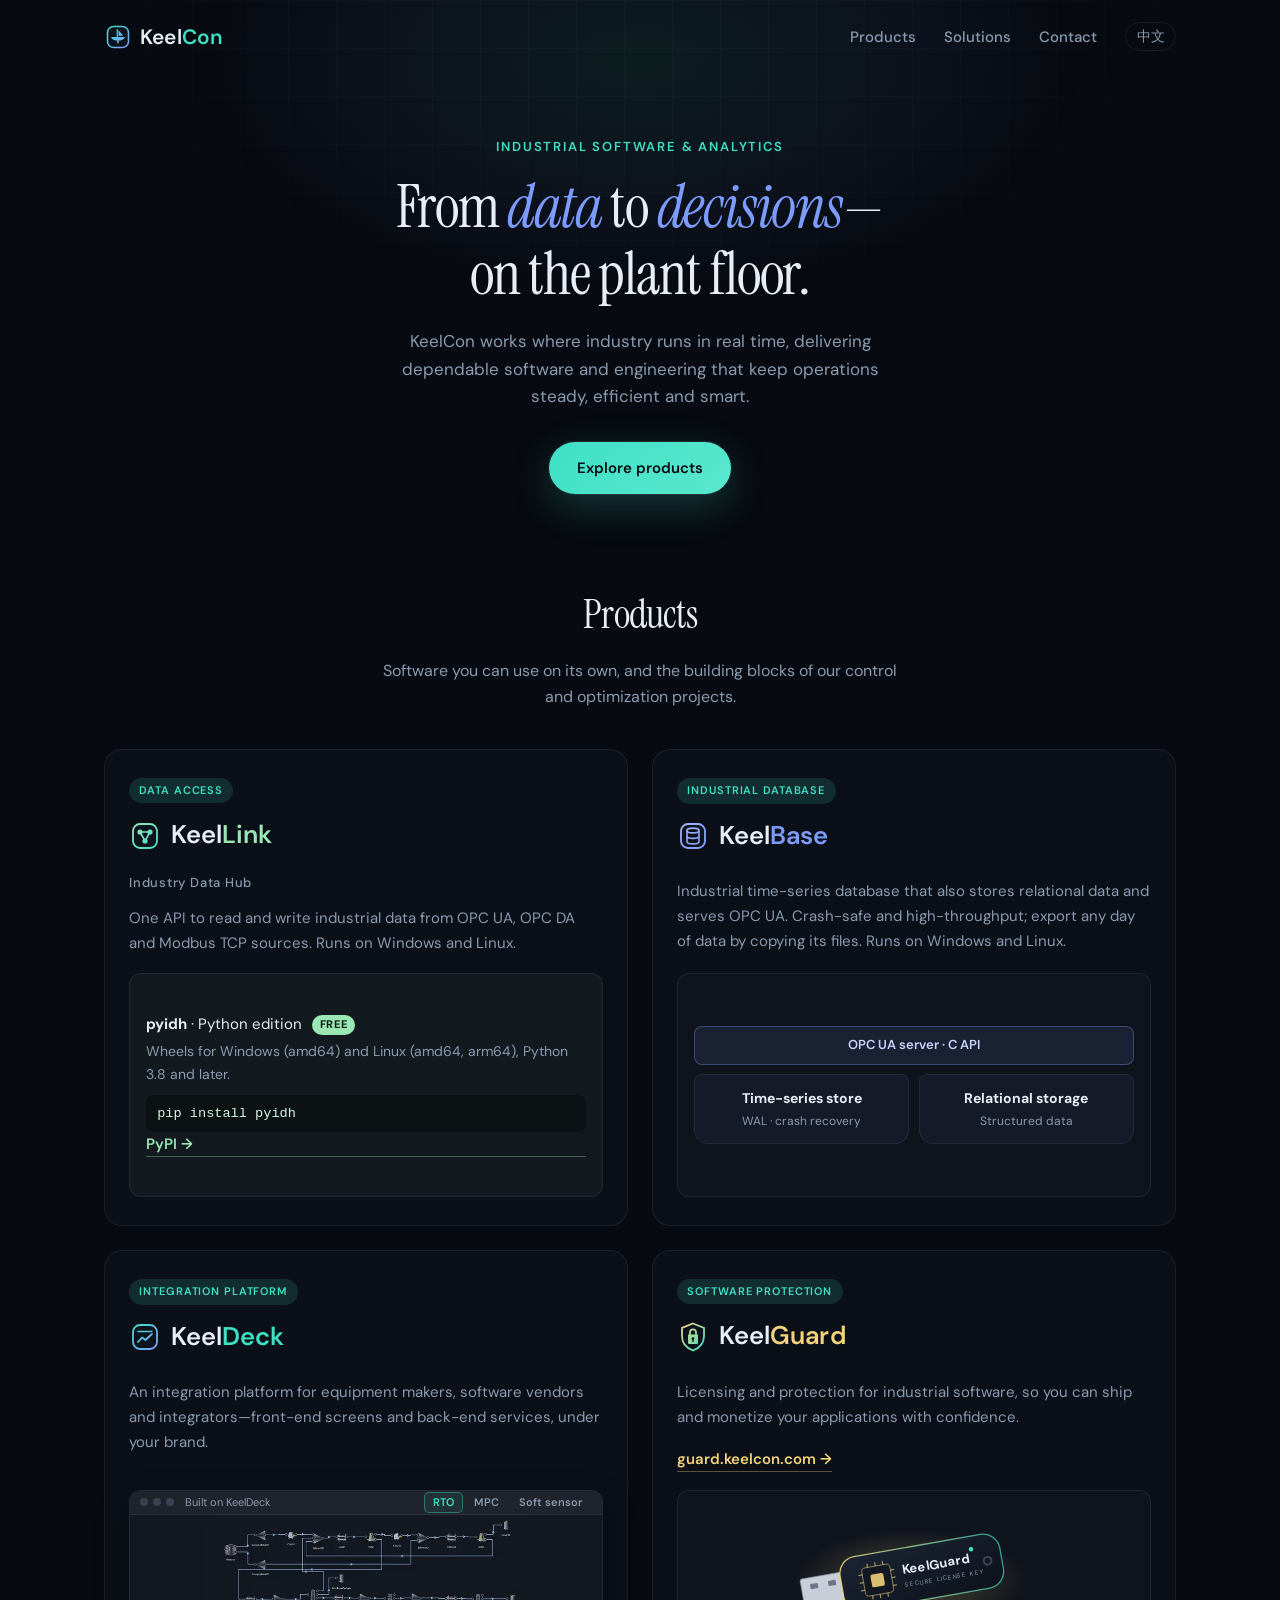
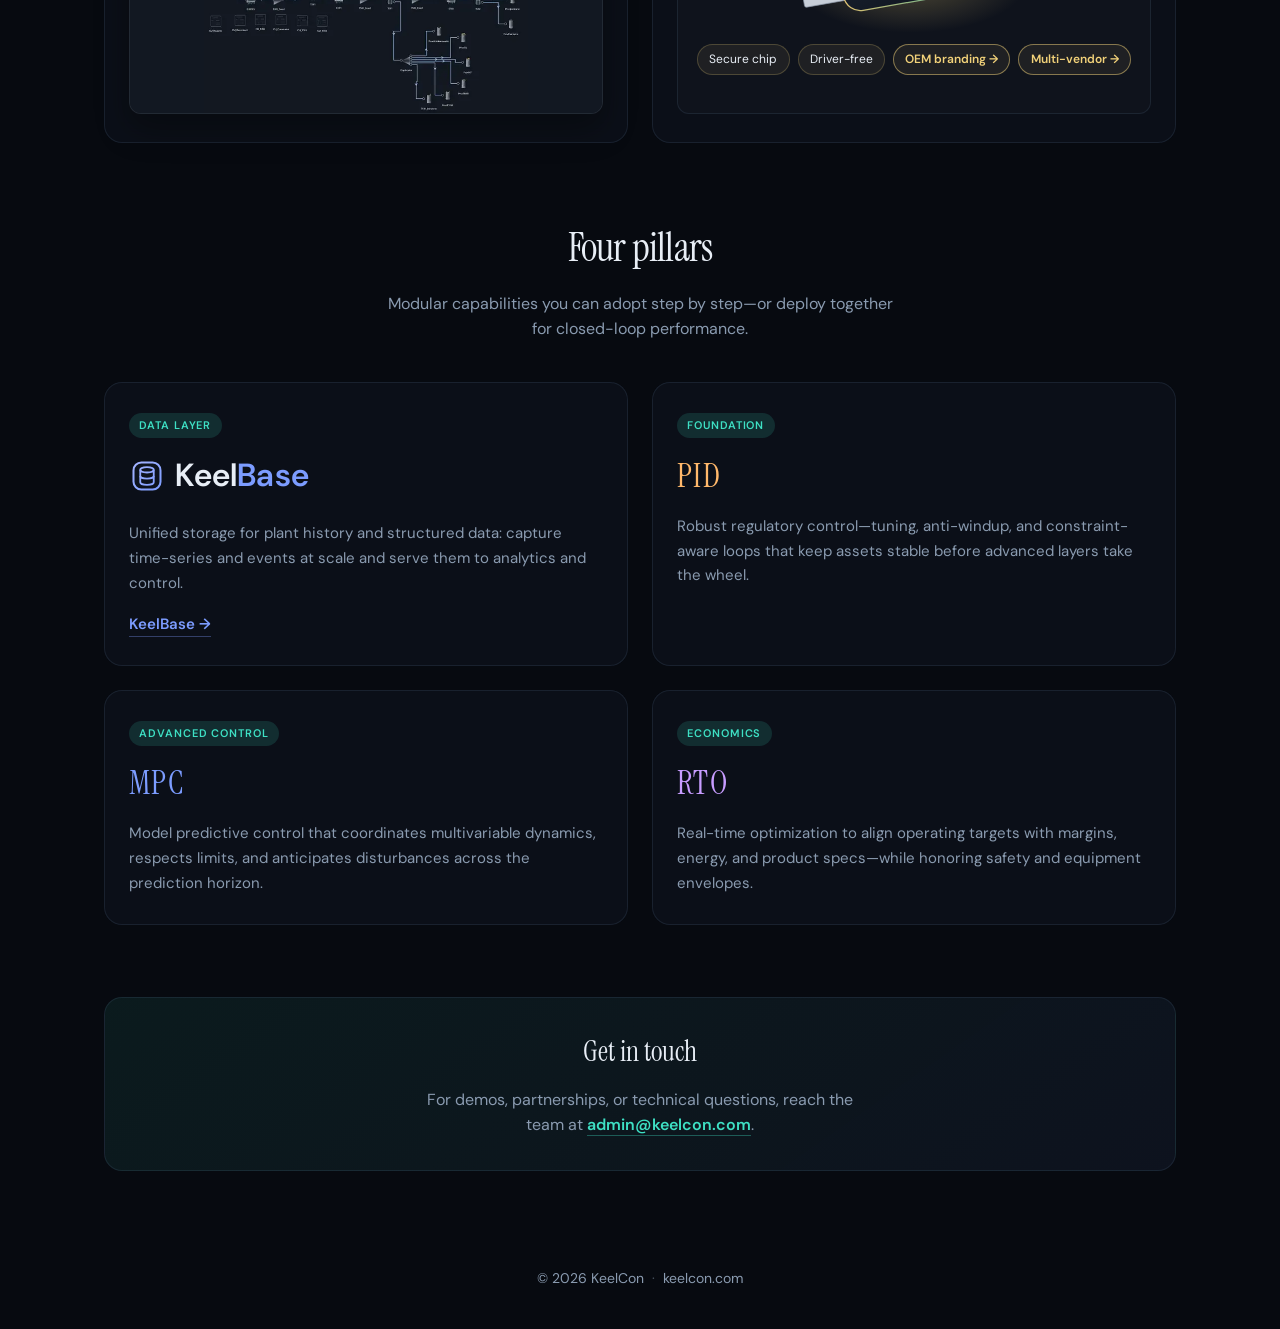
<file: index.html>
<!DOCTYPE html>
<html lang="en">
  <head>
    <meta charset="UTF-8" />
    <meta name="viewport" content="width=device-width, initial-scale=1.0" />
    <meta
      name="description"
      content="KeelCon — dependable real-time software for industrial operations: data access, industrial databases, integration platforms, software protection, and advanced control and optimization."
    />
    <title>KeelCon — Industrial Software, Optimization &amp; Control</title>
    <link rel="canonical" href="https://keelcon.com/" />
    <link rel="alternate" hreflang="en" href="https://keelcon.com/" />
    <link rel="alternate" hreflang="zh-CN" href="https://keelcon.com/zh/" />
    <link rel="alternate" hreflang="x-default" href="https://keelcon.com/" />
    <meta property="og:site_name" content="KeelCon" />
    <meta property="og:title" content="KeelCon — Industrial Software, Optimization &amp; Control" />
    <meta
      property="og:description"
      content="Dependable real-time software for industrial operations, from data access, industrial databases and integration platforms to software protection, control and optimization."
    />
    <meta property="og:url" content="https://keelcon.com/" />
    <meta property="og:type" content="website" />
    <meta property="og:locale" content="en_US" />
    <link rel="preconnect" href="https://fonts.googleapis.com" />
    <link rel="preconnect" href="https://fonts.gstatic.com" crossorigin />
    <link
      href="https://fonts.googleapis.com/css2?family=DM+Sans:ital,opsz,wght@0,9..40,400;0,9..40,500;0,9..40,600;0,9..40,700;1,9..40,400&family=Instrument+Serif:ital@0;1&display=swap"
      rel="stylesheet"
    />
    <link rel="stylesheet" href="/styles.css?v=12" />
  </head>
  <body>
    <div class="bg-grid" aria-hidden="true"></div>
    <div class="bg-glow" aria-hidden="true"></div>

    <header class="site-header">
      <a class="logo" href="https://keelcon.com/" aria-label="KeelCon"><svg class="brand-mark" viewBox="0 0 32 32" fill="none" aria-hidden="true"><defs><linearGradient id="kc-g" x1="4" y1="3" x2="28" y2="29" gradientUnits="userSpaceOnUse"><stop stop-color="#3ee0c4"/><stop offset="1" stop-color="#7c9cff"/></linearGradient></defs><rect x="4" y="4" width="24" height="24" rx="7" fill="#0d131d" stroke="url(#kc-g)" stroke-width="1.8"/><path d="M15.2 7.5v8" stroke="url(#kc-g)" stroke-width="1.4" stroke-linecap="round"/><path d="M16.6 8.2l5.4 6.3h-5.4z" fill="url(#kc-g)"/><path d="M8 16h16c-1.1 2.9-3.9 4.4-8 4.4s-6.9-1.5-8-4.4z" fill="url(#kc-g)"/><path d="M14.6 20.2h2.8L16 24.6z" fill="url(#kc-g)"/></svg><span class="brand-word">Keel<b>Con</b></span></a>
      <nav class="nav" aria-label="Primary">
        <a href="#products">Products</a>
        <a class="nav-optional" href="#solutions">Solutions</a>
        <a href="#contact">Contact</a>
        <a class="lang-switch" href="/zh/" hreflang="zh-CN" lang="zh-CN" data-lang="zh">中文</a>
      </nav>
    </header>

    <main>
      <section class="hero">
        <p class="hero-eyebrow">Industrial software &amp; analytics</p>
        <h1 class="hero-title">
          From <em>data</em> to <em>decisions</em>—on the plant floor.
        </h1>
        <p class="hero-lead">
          KeelCon works where industry runs in real time, delivering dependable
          software and engineering that keep operations steady, efficient and
          smart.
        </p>
        <a class="cta" href="#products">Explore products</a>
      </section>

      <section id="products" class="products" aria-labelledby="products-heading">
        <div class="section-head">
          <h2 id="products-heading">Products</h2>
          <p class="section-sub">
            Software you can use on its own, and the building blocks of our
            control and optimization projects.
          </p>
        </div>

        <ul class="pillar-grid product-grid">
          <li class="pillar pillar--keellink">
            <span class="pillar-tag">Data access</span>
            <h3 class="pillar-name"><span class="brand-lockup"><svg class="brand-mark" viewBox="0 0 32 32" fill="none" aria-hidden="true"><defs><linearGradient id="kl-g" x1="4" y1="3" x2="28" y2="29" gradientUnits="userSpaceOnUse"><stop stop-color="#9ae6b4"/><stop offset="1" stop-color="#3ee0c4"/></linearGradient></defs><rect x="4" y="4" width="24" height="24" rx="7" fill="#0d131d" stroke="url(#kl-g)" stroke-width="1.8"/><path d="M11 12l10 0M11 12l5 9M21 12l-5 9" stroke="url(#kl-g)" stroke-width="1.6" stroke-linecap="round"/><circle cx="11" cy="12" r="2.6" fill="url(#kl-g)"/><circle cx="21" cy="12" r="2.6" fill="url(#kl-g)"/><circle cx="16" cy="21" r="2.6" fill="url(#kl-g)"/></svg><span class="brand-word">Keel<b>Link</b></span></span><small class="pillar-fullname">Industry Data Hub</small></h3>
            <p class="pillar-desc">
              One API to read and write industrial data from OPC UA, OPC DA and
              Modbus TCP sources. Runs on Windows and Linux.
            </p>
            <div class="pillar-sub pillar-visual">
              <p class="pillar-sub-head">
                <b>pyidh</b> · Python edition <span class="tag-free">Free</span>
              </p>
              <p class="pillar-sub-desc">Wheels for Windows (amd64) and Linux (amd64, arm64), Python 3.8 and later.</p>
              <code class="pip">pip install pyidh</code>
              <a class="pillar-link" href="https://pypi.org/project/pyidh/">PyPI →</a>
            </div>
          </li>
          <li class="pillar pillar--keelbase" id="keelbase">
            <span class="pillar-tag">Industrial database</span>
            <h3 class="pillar-name"><span class="brand-lockup"><svg class="brand-mark" viewBox="0 0 32 32" fill="none" aria-hidden="true"><defs><linearGradient id="kb-g" x1="4" y1="3" x2="28" y2="29" gradientUnits="userSpaceOnUse"><stop stop-color="#a5b4ff"/><stop offset="1" stop-color="#7c9cff"/></linearGradient></defs><rect x="4" y="4" width="24" height="24" rx="7" fill="#0d131d" stroke="url(#kb-g)" stroke-width="1.8"/><ellipse cx="16" cy="10.5" rx="6" ry="2.4" stroke="url(#kb-g)" stroke-width="1.6"/><path d="M10 10.5v11c0 1.3 2.7 2.4 6 2.4s6-1.1 6-2.4v-11" stroke="url(#kb-g)" stroke-width="1.6"/><path d="M10 16c0 1.3 2.7 2.4 6 2.4s6-1.1 6-2.4" stroke="url(#kb-g)" stroke-width="1.6"/></svg><span class="brand-word">Keel<b>Base</b></span></span></h3>
            <p class="pillar-desc">
              Industrial time-series database that also stores relational data
              and serves OPC UA. Crash-safe and high-throughput; export any day
              of data by copying its files. Runs on Windows and Linux.
            </p>
            <div class="pillar-visual base-visual" aria-hidden="true">
              <div class="base-api">OPC UA server · C API</div>
              <div class="base-stores">
                <div class="base-store"><b>Time-series store</b><span>WAL · crash recovery</span></div>
                <div class="base-store"><b>Relational storage</b><span>Structured data</span></div>
              </div>
            </div>
          </li>
          <li class="pillar pillar--keeldeck">
            <span class="pillar-tag">Integration platform</span>
            <h3 class="pillar-name"><span class="brand-lockup"><svg class="brand-mark" viewBox="0 0 32 32" fill="none" aria-hidden="true"><defs><linearGradient id="kd-g" x1="4" y1="3" x2="28" y2="29" gradientUnits="userSpaceOnUse"><stop stop-color="#3ee0c4"/><stop offset="1" stop-color="#7c9cff"/></linearGradient></defs><rect x="4" y="4" width="24" height="24" rx="7" fill="#0d131d" stroke="url(#kd-g)" stroke-width="1.8"/><path d="M9 10.5h14" stroke="url(#kd-g)" stroke-width="1.6" stroke-linecap="round"/><path d="M9 21l4-4.5 3.5 2.5L23 13" stroke="url(#kd-g)" stroke-width="1.8" stroke-linecap="round" stroke-linejoin="round"/></svg><span class="brand-word">Keel<b>Deck</b></span></span></h3>
            <p class="pillar-desc">
              An integration platform for equipment makers, software vendors
              and integrators—front-end screens and back-end services, under
              your brand.
            </p>
            <div class="pillar-visual deck-shot">
              <div class="deck-shot-bar">
                <i aria-hidden="true"></i><i aria-hidden="true"></i><i aria-hidden="true"></i>
                <span class="deck-shot-label">Built on KeelDeck</span>
                <span class="deck-tabs" role="tablist" aria-label="Screenshots">
                  <button type="button" role="tab" aria-selected="true" data-shot="rto">RTO</button>
                  <button type="button" role="tab" aria-selected="false" data-shot="mpc">MPC</button>
                  <button type="button" role="tab" aria-selected="false" data-shot="soft">Soft sensor</button>
                </span>
              </div>
              <a class="deck-shot-img fit-contain is-active" data-shot="rto" href="/img/keeldeck-rto-full.webp" target="_blank" rel="noopener" title="View full screenshot">
                <img src="/img/keeldeck-rto-card.webp" srcset="/img/keeldeck-rto-card-640.webp 640w, /img/keeldeck-rto-card.webp 760w" sizes="(min-width: 1120px) 500px, (min-width: 720px) calc(50vw - 64px), calc(100vw - 80px)" width="760" height="465" alt="A real-time optimization (RTO) client built on KeelDeck: process flowsheet" loading="lazy" decoding="async" />
              </a>
              <a class="deck-shot-img" data-shot="mpc" href="/img/keeldeck-full.webp?v=2" target="_blank" rel="noopener" title="View full screenshot">
                <img src="/img/keeldeck-card.webp?v=2" srcset="/img/keeldeck-mpc-card-640.webp 640w, /img/keeldeck-card.webp?v=2 694w" sizes="(min-width: 1120px) 500px, (min-width: 720px) calc(50vw - 64px), calc(100vw - 80px)" width="694" height="408" alt="An advanced process control (MPC) client built on KeelDeck: identification test trends for three manipulated variables" loading="lazy" decoding="async" />
              </a>
              <a class="deck-shot-img" data-shot="soft" href="/img/keeldeck-softsensor-full.webp" target="_blank" rel="noopener" title="View full screenshot">
                <img src="/img/keeldeck-softsensor-card.webp" srcset="/img/keeldeck-softsensor-card-640.webp 640w, /img/keeldeck-softsensor-card.webp 1110w" sizes="(min-width: 1120px) 500px, (min-width: 720px) calc(50vw - 64px), calc(100vw - 80px)" width="1110" height="444" alt="A soft-sensor modelling client built on KeelDeck: delay search results in the dynamic selection step" loading="lazy" decoding="async" />
              </a>
            </div>
          </li>
          <li class="pillar pillar--guard">
            <span class="pillar-tag">Software protection</span>
            <h3 class="pillar-name"><span class="brand-lockup"><svg class="brand-mark" viewBox="0 0 32 32" fill="none" aria-hidden="true"><defs><linearGradient id="kg-g" x1="4" y1="3" x2="28" y2="29" gradientUnits="userSpaceOnUse"><stop stop-color="#f2d27a"/><stop offset="1" stop-color="#3ee0c4"/></linearGradient></defs><path d="M16 2.5 27 6.8v8.4c0 6.6-4.6 11.8-11 14.3C9.6 27 5 21.8 5 15.2V6.8L16 2.5Z" fill="#0d131d" stroke="url(#kg-g)" stroke-width="1.8"/><path d="M11 13.5h10v8.2a1.3 1.3 0 0 1-1.3 1.3h-7.4a1.3 1.3 0 0 1-1.3-1.3v-8.2Z" fill="url(#kg-g)"/><path d="M13 13.5v-2.2a3 3 0 0 1 6 0v2.2" stroke="url(#kg-g)" stroke-width="1.8" stroke-linecap="round"/><circle cx="16" cy="17.6" r="1.4" fill="#0d131d"/><path d="M16 18.6v2" stroke="#0d131d" stroke-width="1.4" stroke-linecap="round"/></svg><span class="brand-word">Keel<b>Guard</b></span></span></h3>
            <p class="pillar-desc">
              Licensing and protection for industrial software, so you can ship
              and monetize your applications with confidence.
            </p>
            <a class="pillar-link" href="https://guard.keelcon.com/en/">guard.keelcon.com →</a>
            <div class="pillar-visual guard-visual">
              <svg class="dongle-art" viewBox="30 70 370 160" role="img" aria-label="KeelGuard USB dongle">
                <defs>
                  <linearGradient id="kg-body" x1="0" y1="0" x2="1" y2="1">
                    <stop offset="0" stop-color="#1b2433" />
                    <stop offset="1" stop-color="#0d121b" />
                  </linearGradient>
                  <linearGradient id="kg-edge" x1="0" y1="0" x2="1" y2="0">
                    <stop offset="0" stop-color="#f2d27a" stop-opacity="0.9" />
                    <stop offset="1" stop-color="#3ee0c4" stop-opacity="0.7" />
                  </linearGradient>
                  <radialGradient id="kg-glow" cx="0.5" cy="0.5" r="0.5">
                    <stop offset="0" stop-color="#f2d27a" stop-opacity="0.28" />
                    <stop offset="1" stop-color="#f2d27a" stop-opacity="0" />
                  </radialGradient>
                </defs>
                <ellipse cx="210" cy="150" rx="180" ry="80" fill="url(#kg-glow)" />
                <g transform="rotate(-10 210 150)">
                  <rect x="42" y="118" width="70" height="44" rx="3" fill="#c7ced8" stroke="#8a95a5" />
                  <rect x="56" y="128" width="12" height="8" rx="1" fill="#6b7686" />
                  <rect x="84" y="128" width="12" height="8" rx="1" fill="#6b7686" />
                  <rect x="104" y="98" width="250" height="84" rx="26" fill="url(#kg-body)" stroke="url(#kg-edge)" stroke-width="2" />
                  <circle cx="332" cy="140" r="6" fill="none" stroke="#3a4557" stroke-width="3" />
                  <g transform="translate(138 118)">
                    <rect width="44" height="44" rx="6" fill="#111823" stroke="#f2d27a" stroke-opacity="0.8" />
                    <rect x="12" y="12" width="20" height="20" rx="3" fill="#f2d27a" fill-opacity="0.9" />
                    <path d="M-6 10h6M-6 22h6M-6 34h6M44 10h6M44 22h6M44 34h6M10 -6v6M22 -6v6M34 -6v6M10 44v6M22 44v6M34 44v6" stroke="#f2d27a" stroke-opacity="0.6" stroke-width="2" />
                  </g>
                  <text x="200" y="138" fill="#e8eef6" font-size="20" font-weight="700" letter-spacing="0.5">KeelGuard</text>
                  <text x="200" y="158" fill="#8a9bb0" font-size="9.5" letter-spacing="1.4">SECURE LICENSE KEY</text>
                  <circle cx="310" cy="118" r="3.5" fill="#3ee0c4" />
                </g>
              </svg>
              <ul class="cap-list"><li>Secure chip</li><li>Driver-free</li><li class="cap-link"><a href="https://guard.keelcon.com/en/#oem">OEM branding →</a></li><li class="cap-link"><a href="https://guard.keelcon.com/en/#multivendor">Multi-vendor →</a></li></ul>
            </div>
          </li>
        </ul>
      </section>

      <section id="solutions" class="solutions" aria-labelledby="solutions-heading">
        <div class="section-head">
          <h2 id="solutions-heading">Four pillars</h2>
          <p class="section-sub">
            Modular capabilities you can adopt step by step—or deploy together for
            closed-loop performance.
          </p>
        </div>

        <ul class="pillar-grid">
          <li class="pillar pillar--keelbase">
            <span class="pillar-tag">Data layer</span>
            <h3 class="pillar-name"><span class="brand-lockup"><svg class="brand-mark" viewBox="0 0 32 32" fill="none" aria-hidden="true"><defs><linearGradient id="kb-g2" x1="4" y1="3" x2="28" y2="29" gradientUnits="userSpaceOnUse"><stop stop-color="#a5b4ff"/><stop offset="1" stop-color="#7c9cff"/></linearGradient></defs><rect x="4" y="4" width="24" height="24" rx="7" fill="#0d131d" stroke="url(#kb-g2)" stroke-width="1.8"/><ellipse cx="16" cy="10.5" rx="6" ry="2.4" stroke="url(#kb-g2)" stroke-width="1.6"/><path d="M10 10.5v11c0 1.3 2.7 2.4 6 2.4s6-1.1 6-2.4v-11" stroke="url(#kb-g2)" stroke-width="1.6"/><path d="M10 16c0 1.3 2.7 2.4 6 2.4s6-1.1 6-2.4" stroke="url(#kb-g2)" stroke-width="1.6"/></svg><span class="brand-word">Keel<b>Base</b></span></span></h3>
            <p class="pillar-desc">
              Unified storage for plant history and structured data: capture
              time-series and events at scale and serve them to analytics and
              control.
            </p>
            <a class="pillar-link" href="#keelbase">KeelBase →</a>
          </li>
          <li class="pillar pillar--pid">
            <span class="pillar-tag">Foundation</span>
            <h3 class="pillar-name">PID</h3>
            <p class="pillar-desc">
              Robust regulatory control—tuning, anti-windup, and constraint-aware
              loops that keep assets stable before advanced layers take the wheel.
            </p>
          </li>
          <li class="pillar pillar--mpc">
            <span class="pillar-tag">Advanced control</span>
            <h3 class="pillar-name">MPC</h3>
            <p class="pillar-desc">
              Model predictive control that coordinates multivariable dynamics,
              respects limits, and anticipates disturbances across the prediction
              horizon.
            </p>
          </li>
          <li class="pillar pillar--rto">
            <span class="pillar-tag">Economics</span>
            <h3 class="pillar-name">RTO</h3>
            <p class="pillar-desc">
              Real-time optimization to align operating targets with margins,
              energy, and product specs—while honoring safety and equipment
              envelopes.
            </p>
          </li>
        </ul>
      </section>

      <section id="contact" class="contact" aria-labelledby="contact-heading">
        <div class="contact-card">
          <h2 id="contact-heading">Get in touch</h2>
          <p>
            For demos, partnerships, or technical questions, reach the team at
            <a class="email" href="mailto:admin@keelcon.com">admin@keelcon.com</a>.
          </p>
        </div>
      </section>
    </main>

    <footer class="site-footer">
      <span>&copy; <span id="year"></span> KeelCon</span>
      <span class="footer-dot" aria-hidden="true">·</span>
      <a href="https://keelcon.com/">keelcon.com</a>
    </footer>

    <script>
      document.getElementById("year").textContent = new Date().getFullYear();
      // Remember an explicit language choice; the edge redirect on "/" honours it.
      document.querySelectorAll("[data-lang]").forEach(function (a) {
        a.addEventListener("click", function () {
          document.cookie = "kc_lang=" + a.dataset.lang + "; path=/; max-age=31536000; SameSite=Lax; Secure";
        });
      });
      // KeelDeck screenshots: switch between the RTO and MPC views.
      document.querySelectorAll(".deck-shot").forEach(function (box) {
        var tabs = box.querySelectorAll("[role=tab]");
        tabs.forEach(function (tab) {
          tab.addEventListener("click", function () {
            tabs.forEach(function (t) { t.setAttribute("aria-selected", String(t === tab)); });
            box.querySelectorAll(".deck-shot-img").forEach(function (shot) {
              shot.classList.toggle("is-active", shot.dataset.shot === tab.dataset.shot);
            });
          });
        });
      });
      // Fetch every screenshot as the KeelDeck card approaches the viewport,
      // so switching tabs shows the image at once instead of starting a download.
      (function () {
        var box = document.querySelector(".deck-shot");
        if (!box) return;
        var warm = function () {
          box.querySelectorAll("img[loading=lazy]").forEach(function (img) { img.loading = "eager"; });
        };
        if (!("IntersectionObserver" in window)) return warm();
        var io = new IntersectionObserver(function (entries) {
          if (entries.some(function (e) { return e.isIntersecting; })) { warm(); io.disconnect(); }
        }, { rootMargin: "300px 0px" });
        io.observe(box);
      })();
    </script>
  </body>
</html>
</file>
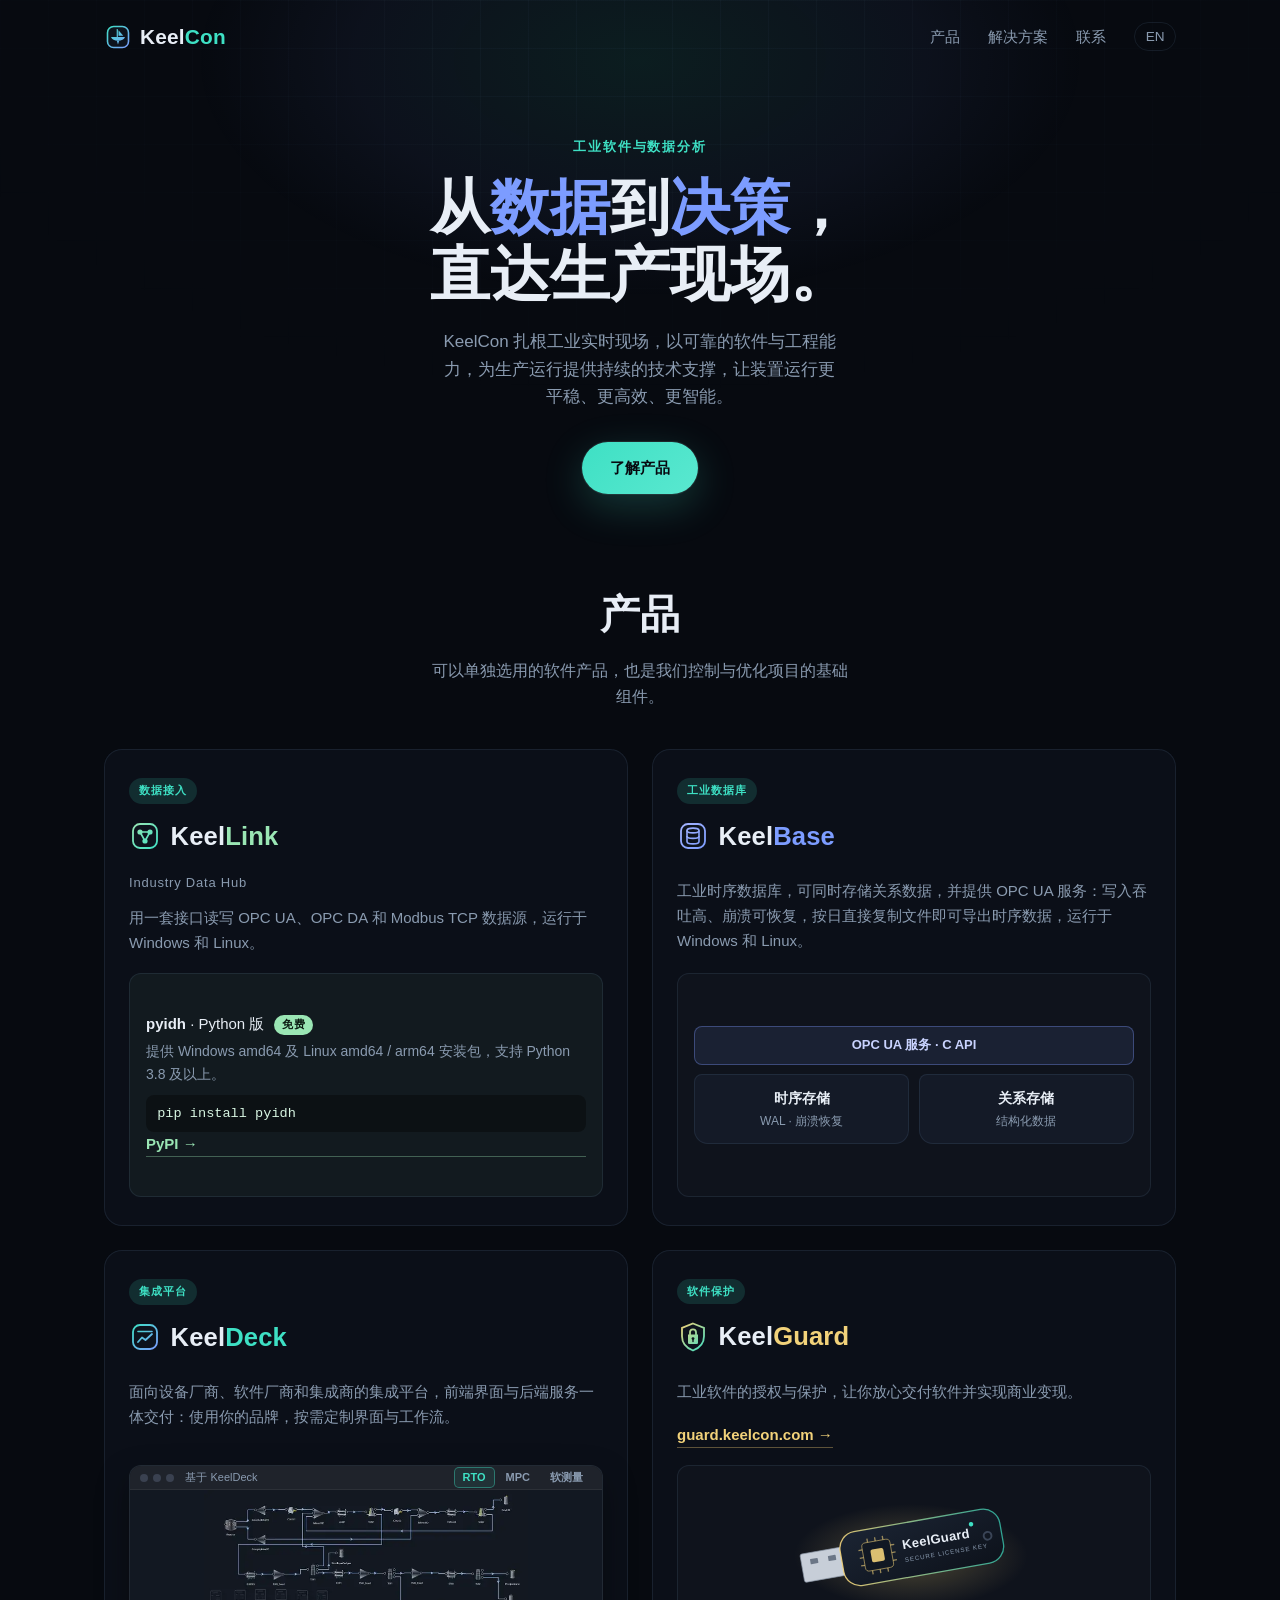
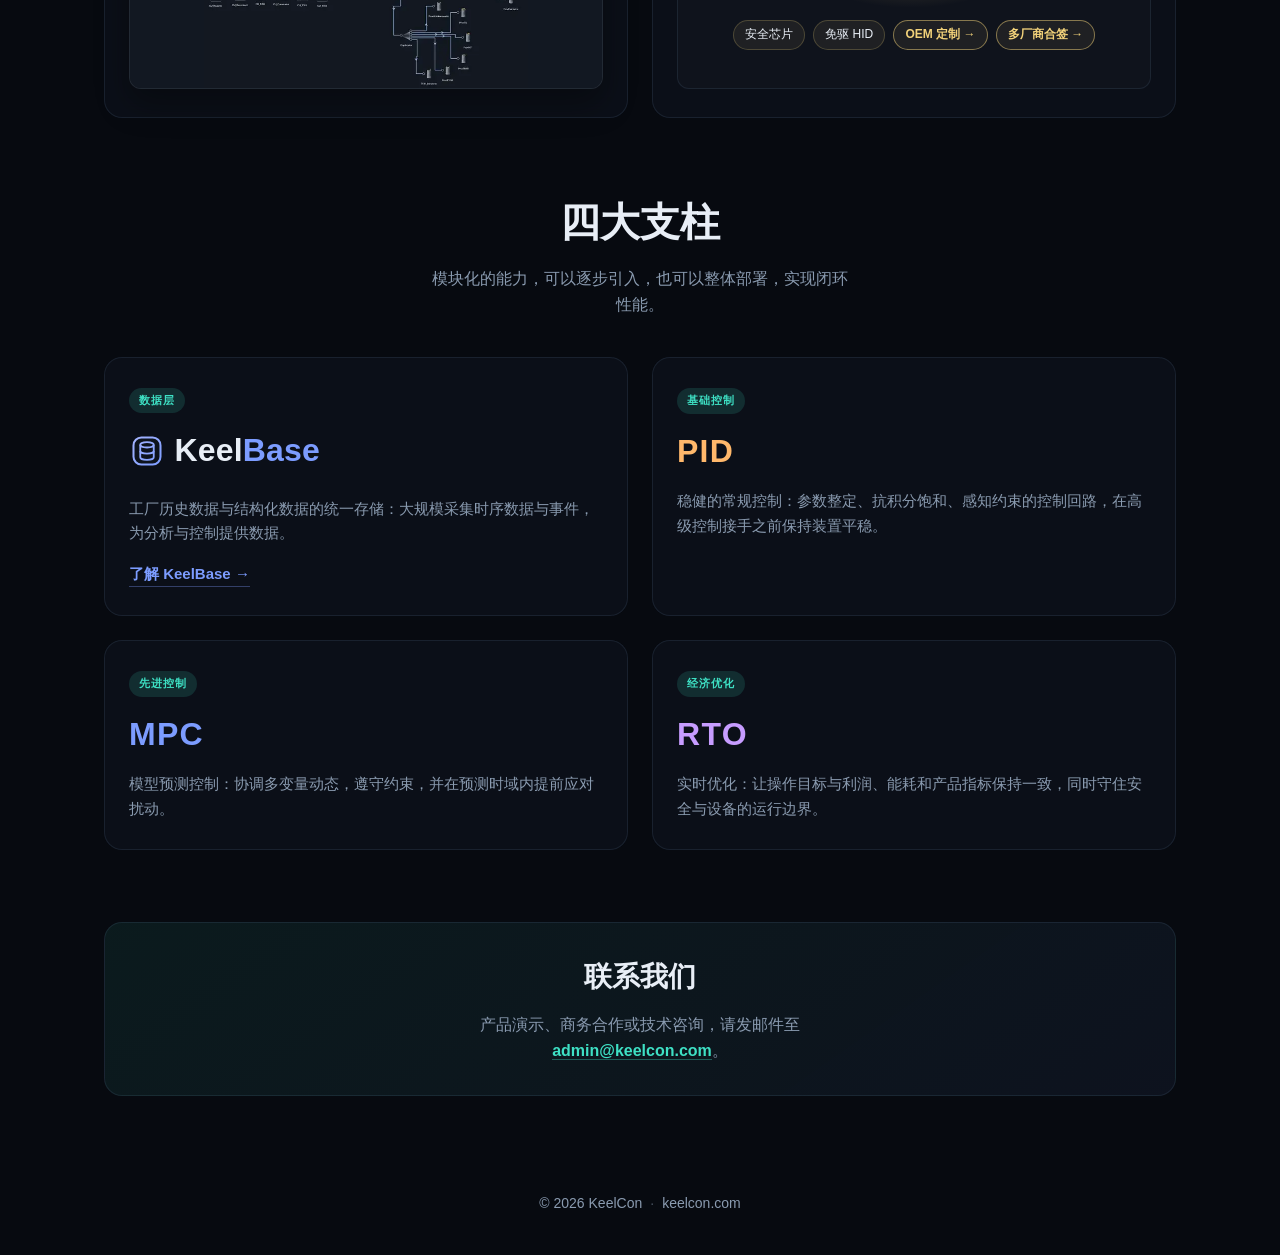
<file: zh/index.html>
<!DOCTYPE html>
<html lang="zh-CN">
  <head>
    <meta charset="UTF-8" />
    <meta name="viewport" content="width=device-width, initial-scale=1.0" />
    <meta
      name="description"
      content="KeelCon：为工业实时现场提供可靠的软件与技术支撑，涵盖数据接入、工业数据库、集成平台、软件保护以及先进控制与优化。"
    />
    <title>KeelCon｜工业软件、优化与控制</title>
    <link rel="canonical" href="https://keelcon.com/zh/" />
    <link rel="alternate" hreflang="en" href="https://keelcon.com/" />
    <link rel="alternate" hreflang="zh-CN" href="https://keelcon.com/zh/" />
    <link rel="alternate" hreflang="x-default" href="https://keelcon.com/" />
    <meta property="og:site_name" content="KeelCon" />
    <meta property="og:title" content="KeelCon｜工业软件、优化与控制" />
    <meta
      property="og:description"
      content="为工业实时现场提供可靠的软件与技术支撑：数据接入、工业数据库、集成平台、软件保护，以及先进控制与优化。"
    />
    <meta property="og:url" content="https://keelcon.com/zh/" />
    <meta property="og:type" content="website" />
    <meta property="og:locale" content="zh_CN" />
    <link rel="stylesheet" href="/styles.css?v=12" />
  </head>
  <body>
    <div class="bg-grid" aria-hidden="true"></div>
    <div class="bg-glow" aria-hidden="true"></div>

    <header class="site-header">
      <a class="logo" href="/zh/" aria-label="KeelCon"><svg class="brand-mark" viewBox="0 0 32 32" fill="none" aria-hidden="true"><defs><linearGradient id="kc-g" x1="4" y1="3" x2="28" y2="29" gradientUnits="userSpaceOnUse"><stop stop-color="#3ee0c4"/><stop offset="1" stop-color="#7c9cff"/></linearGradient></defs><rect x="4" y="4" width="24" height="24" rx="7" fill="#0d131d" stroke="url(#kc-g)" stroke-width="1.8"/><path d="M15.2 7.5v8" stroke="url(#kc-g)" stroke-width="1.4" stroke-linecap="round"/><path d="M16.6 8.2l5.4 6.3h-5.4z" fill="url(#kc-g)"/><path d="M8 16h16c-1.1 2.9-3.9 4.4-8 4.4s-6.9-1.5-8-4.4z" fill="url(#kc-g)"/><path d="M14.6 20.2h2.8L16 24.6z" fill="url(#kc-g)"/></svg><span class="brand-word">Keel<b>Con</b></span></a>
      <nav class="nav" aria-label="主导航">
        <a href="#products">产品</a>
        <a href="#solutions">解决方案</a>
        <a href="#contact">联系</a>
        <a class="lang-switch" href="/?lang=en" hreflang="en" lang="en" data-lang="en">EN</a>
      </nav>
    </header>

    <main>
      <section class="hero">
        <p class="hero-eyebrow">工业软件与数据分析</p>
        <h1 class="hero-title">
          从<em>数据</em>到<em>决策</em>，<br />直达生产现场。
        </h1>
        <p class="hero-lead">
          KeelCon 扎根工业实时现场，以可靠的软件与工程能力，为生产运行提供持续的技术支撑，让装置运行更平稳、更高效、更智能。
        </p>
        <a class="cta" href="#products">了解产品</a>
      </section>

      <section id="products" class="products" aria-labelledby="products-heading">
        <div class="section-head">
          <h2 id="products-heading">产品</h2>
          <p class="section-sub">
            可以单独选用的软件产品，也是我们控制与优化项目的基础组件。
          </p>
        </div>

        <ul class="pillar-grid product-grid">
          <li class="pillar pillar--keellink">
            <span class="pillar-tag">数据接入</span>
            <h3 class="pillar-name"><span class="brand-lockup"><svg class="brand-mark" viewBox="0 0 32 32" fill="none" aria-hidden="true"><defs><linearGradient id="kl-g" x1="4" y1="3" x2="28" y2="29" gradientUnits="userSpaceOnUse"><stop stop-color="#9ae6b4"/><stop offset="1" stop-color="#3ee0c4"/></linearGradient></defs><rect x="4" y="4" width="24" height="24" rx="7" fill="#0d131d" stroke="url(#kl-g)" stroke-width="1.8"/><path d="M11 12l10 0M11 12l5 9M21 12l-5 9" stroke="url(#kl-g)" stroke-width="1.6" stroke-linecap="round"/><circle cx="11" cy="12" r="2.6" fill="url(#kl-g)"/><circle cx="21" cy="12" r="2.6" fill="url(#kl-g)"/><circle cx="16" cy="21" r="2.6" fill="url(#kl-g)"/></svg><span class="brand-word">Keel<b>Link</b></span></span><small class="pillar-fullname">Industry Data Hub</small></h3>
            <p class="pillar-desc">
              用一套接口读写 OPC UA、OPC DA 和 Modbus TCP 数据源，运行于 Windows 和 Linux。
            </p>
            <div class="pillar-sub pillar-visual">
              <p class="pillar-sub-head">
                <b>pyidh</b> · Python 版 <span class="tag-free">免费</span>
              </p>
              <p class="pillar-sub-desc">提供 Windows amd64 及 Linux amd64 / arm64 安装包，支持 Python 3.8 及以上。</p>
              <code class="pip">pip install pyidh</code>
              <a class="pillar-link" href="https://pypi.org/project/pyidh/">PyPI →</a>
            </div>
          </li>
          <li class="pillar pillar--keelbase" id="keelbase">
            <span class="pillar-tag">工业数据库</span>
            <h3 class="pillar-name"><span class="brand-lockup"><svg class="brand-mark" viewBox="0 0 32 32" fill="none" aria-hidden="true"><defs><linearGradient id="kb-g" x1="4" y1="3" x2="28" y2="29" gradientUnits="userSpaceOnUse"><stop stop-color="#a5b4ff"/><stop offset="1" stop-color="#7c9cff"/></linearGradient></defs><rect x="4" y="4" width="24" height="24" rx="7" fill="#0d131d" stroke="url(#kb-g)" stroke-width="1.8"/><ellipse cx="16" cy="10.5" rx="6" ry="2.4" stroke="url(#kb-g)" stroke-width="1.6"/><path d="M10 10.5v11c0 1.3 2.7 2.4 6 2.4s6-1.1 6-2.4v-11" stroke="url(#kb-g)" stroke-width="1.6"/><path d="M10 16c0 1.3 2.7 2.4 6 2.4s6-1.1 6-2.4" stroke="url(#kb-g)" stroke-width="1.6"/></svg><span class="brand-word">Keel<b>Base</b></span></span></h3>
            <p class="pillar-desc">
              工业时序数据库，可同时存储关系数据，并提供 OPC UA 服务：写入吞吐高、崩溃可恢复，按日直接复制文件即可导出时序数据，运行于 Windows 和 Linux。
            </p>
            <div class="pillar-visual base-visual" aria-hidden="true">
              <div class="base-api">OPC UA 服务 · C API</div>
              <div class="base-stores">
                <div class="base-store"><b>时序存储</b><span>WAL · 崩溃恢复</span></div>
                <div class="base-store"><b>关系存储</b><span>结构化数据</span></div>
              </div>
            </div>
          </li>
          <li class="pillar pillar--keeldeck">
            <span class="pillar-tag">集成平台</span>
            <h3 class="pillar-name"><span class="brand-lockup"><svg class="brand-mark" viewBox="0 0 32 32" fill="none" aria-hidden="true"><defs><linearGradient id="kd-g" x1="4" y1="3" x2="28" y2="29" gradientUnits="userSpaceOnUse"><stop stop-color="#3ee0c4"/><stop offset="1" stop-color="#7c9cff"/></linearGradient></defs><rect x="4" y="4" width="24" height="24" rx="7" fill="#0d131d" stroke="url(#kd-g)" stroke-width="1.8"/><path d="M9 10.5h14" stroke="url(#kd-g)" stroke-width="1.6" stroke-linecap="round"/><path d="M9 21l4-4.5 3.5 2.5L23 13" stroke="url(#kd-g)" stroke-width="1.8" stroke-linecap="round" stroke-linejoin="round"/></svg><span class="brand-word">Keel<b>Deck</b></span></span></h3>
            <p class="pillar-desc">
              面向设备厂商、软件厂商和集成商的集成平台，前端界面与后端服务一体交付：使用你的品牌，按需定制界面与工作流。
            </p>
            <div class="pillar-visual deck-shot">
              <div class="deck-shot-bar">
                <i aria-hidden="true"></i><i aria-hidden="true"></i><i aria-hidden="true"></i>
                <span class="deck-shot-label">基于 KeelDeck</span>
                <span class="deck-tabs" role="tablist" aria-label="界面截图">
                  <button type="button" role="tab" aria-selected="true" data-shot="rto">RTO</button>
                  <button type="button" role="tab" aria-selected="false" data-shot="mpc">MPC</button>
                  <button type="button" role="tab" aria-selected="false" data-shot="soft">软测量</button>
                </span>
              </div>
              <a class="deck-shot-img fit-contain is-active" data-shot="rto" href="/img/keeldeck-rto-full.webp" target="_blank" rel="noopener" title="查看完整截图">
                <img src="/img/keeldeck-rto-card.webp" srcset="/img/keeldeck-rto-card-640.webp 640w, /img/keeldeck-rto-card.webp 760w" sizes="(min-width: 1120px) 500px, (min-width: 720px) calc(50vw - 64px), calc(100vw - 80px)" width="760" height="465" alt="基于 KeelDeck 的实时优化（RTO）客户端：工艺流程图" loading="lazy" decoding="async" />
              </a>
              <a class="deck-shot-img" data-shot="mpc" href="/img/keeldeck-full.webp?v=2" target="_blank" rel="noopener" title="查看完整截图">
                <img src="/img/keeldeck-card.webp?v=2" srcset="/img/keeldeck-mpc-card-640.webp 640w, /img/keeldeck-card.webp?v=2 694w" sizes="(min-width: 1120px) 500px, (min-width: 720px) calc(50vw - 64px), calc(100vw - 80px)" width="694" height="408" alt="基于 KeelDeck 的先进控制（MPC）客户端：辨识测试中三个操纵变量的趋势曲线" loading="lazy" decoding="async" />
              </a>
              <a class="deck-shot-img" data-shot="soft" href="/img/keeldeck-softsensor-full.webp" target="_blank" rel="noopener" title="查看完整截图">
                <img src="/img/keeldeck-softsensor-card.webp" srcset="/img/keeldeck-softsensor-card-640.webp 640w, /img/keeldeck-softsensor-card.webp 1110w" sizes="(min-width: 1120px) 500px, (min-width: 720px) calc(50vw - 64px), calc(100vw - 80px)" width="1110" height="444" alt="基于 KeelDeck 的软测量建模客户端：动态精选步骤中的时滞搜索结果" loading="lazy" decoding="async" />
              </a>
            </div>
          </li>
          <li class="pillar pillar--guard">
            <span class="pillar-tag">软件保护</span>
            <h3 class="pillar-name"><span class="brand-lockup"><svg class="brand-mark" viewBox="0 0 32 32" fill="none" aria-hidden="true"><defs><linearGradient id="kg-g" x1="4" y1="3" x2="28" y2="29" gradientUnits="userSpaceOnUse"><stop stop-color="#f2d27a"/><stop offset="1" stop-color="#3ee0c4"/></linearGradient></defs><path d="M16 2.5 27 6.8v8.4c0 6.6-4.6 11.8-11 14.3C9.6 27 5 21.8 5 15.2V6.8L16 2.5Z" fill="#0d131d" stroke="url(#kg-g)" stroke-width="1.8"/><path d="M11 13.5h10v8.2a1.3 1.3 0 0 1-1.3 1.3h-7.4a1.3 1.3 0 0 1-1.3-1.3v-8.2Z" fill="url(#kg-g)"/><path d="M13 13.5v-2.2a3 3 0 0 1 6 0v2.2" stroke="url(#kg-g)" stroke-width="1.8" stroke-linecap="round"/><circle cx="16" cy="17.6" r="1.4" fill="#0d131d"/><path d="M16 18.6v2" stroke="#0d131d" stroke-width="1.4" stroke-linecap="round"/></svg><span class="brand-word">Keel<b>Guard</b></span></span></h3>
            <p class="pillar-desc">
              工业软件的授权与保护，让你放心交付软件并实现商业变现。
            </p>
            <a class="pillar-link" href="https://guard.keelcon.com/zh/">guard.keelcon.com →</a>
            <div class="pillar-visual guard-visual">
              <svg class="dongle-art" viewBox="30 70 370 160" role="img" aria-label="KeelGuard USB dongle">
                <defs>
                  <linearGradient id="kg-body" x1="0" y1="0" x2="1" y2="1">
                    <stop offset="0" stop-color="#1b2433" />
                    <stop offset="1" stop-color="#0d121b" />
                  </linearGradient>
                  <linearGradient id="kg-edge" x1="0" y1="0" x2="1" y2="0">
                    <stop offset="0" stop-color="#f2d27a" stop-opacity="0.9" />
                    <stop offset="1" stop-color="#3ee0c4" stop-opacity="0.7" />
                  </linearGradient>
                  <radialGradient id="kg-glow" cx="0.5" cy="0.5" r="0.5">
                    <stop offset="0" stop-color="#f2d27a" stop-opacity="0.28" />
                    <stop offset="1" stop-color="#f2d27a" stop-opacity="0" />
                  </radialGradient>
                </defs>
                <ellipse cx="210" cy="150" rx="180" ry="80" fill="url(#kg-glow)" />
                <g transform="rotate(-10 210 150)">
                  <rect x="42" y="118" width="70" height="44" rx="3" fill="#c7ced8" stroke="#8a95a5" />
                  <rect x="56" y="128" width="12" height="8" rx="1" fill="#6b7686" />
                  <rect x="84" y="128" width="12" height="8" rx="1" fill="#6b7686" />
                  <rect x="104" y="98" width="250" height="84" rx="26" fill="url(#kg-body)" stroke="url(#kg-edge)" stroke-width="2" />
                  <circle cx="332" cy="140" r="6" fill="none" stroke="#3a4557" stroke-width="3" />
                  <g transform="translate(138 118)">
                    <rect width="44" height="44" rx="6" fill="#111823" stroke="#f2d27a" stroke-opacity="0.8" />
                    <rect x="12" y="12" width="20" height="20" rx="3" fill="#f2d27a" fill-opacity="0.9" />
                    <path d="M-6 10h6M-6 22h6M-6 34h6M44 10h6M44 22h6M44 34h6M10 -6v6M22 -6v6M34 -6v6M10 44v6M22 44v6M34 44v6" stroke="#f2d27a" stroke-opacity="0.6" stroke-width="2" />
                  </g>
                  <text x="200" y="138" fill="#e8eef6" font-size="20" font-weight="700" letter-spacing="0.5">KeelGuard</text>
                  <text x="200" y="158" fill="#8a9bb0" font-size="9.5" letter-spacing="1.4">SECURE LICENSE KEY</text>
                  <circle cx="310" cy="118" r="3.5" fill="#3ee0c4" />
                </g>
              </svg>
              <ul class="cap-list"><li>安全芯片</li><li>免驱 HID</li><li class="cap-link"><a href="https://guard.keelcon.com/zh/#oem">OEM 定制 →</a></li><li class="cap-link"><a href="https://guard.keelcon.com/zh/#multivendor">多厂商合签 →</a></li></ul>
            </div>
          </li>
        </ul>
      </section>

      <section id="solutions" class="solutions" aria-labelledby="solutions-heading">
        <div class="section-head">
          <h2 id="solutions-heading">四大支柱</h2>
          <p class="section-sub">
            模块化的能力，可以逐步引入，也可以整体部署，实现闭环性能。
          </p>
        </div>

        <ul class="pillar-grid">
          <li class="pillar pillar--keelbase">
            <span class="pillar-tag">数据层</span>
            <h3 class="pillar-name"><span class="brand-lockup"><svg class="brand-mark" viewBox="0 0 32 32" fill="none" aria-hidden="true"><defs><linearGradient id="kb-g2" x1="4" y1="3" x2="28" y2="29" gradientUnits="userSpaceOnUse"><stop stop-color="#a5b4ff"/><stop offset="1" stop-color="#7c9cff"/></linearGradient></defs><rect x="4" y="4" width="24" height="24" rx="7" fill="#0d131d" stroke="url(#kb-g2)" stroke-width="1.8"/><ellipse cx="16" cy="10.5" rx="6" ry="2.4" stroke="url(#kb-g2)" stroke-width="1.6"/><path d="M10 10.5v11c0 1.3 2.7 2.4 6 2.4s6-1.1 6-2.4v-11" stroke="url(#kb-g2)" stroke-width="1.6"/><path d="M10 16c0 1.3 2.7 2.4 6 2.4s6-1.1 6-2.4" stroke="url(#kb-g2)" stroke-width="1.6"/></svg><span class="brand-word">Keel<b>Base</b></span></span></h3>
            <p class="pillar-desc">
              工厂历史数据与结构化数据的统一存储：大规模采集时序数据与事件，为分析与控制提供数据。
            </p>
            <a class="pillar-link" href="#keelbase">了解 KeelBase →</a>
          </li>
          <li class="pillar pillar--pid">
            <span class="pillar-tag">基础控制</span>
            <h3 class="pillar-name">PID</h3>
            <p class="pillar-desc">
              稳健的常规控制：参数整定、抗积分饱和、感知约束的控制回路，在高级控制接手之前保持装置平稳。
            </p>
          </li>
          <li class="pillar pillar--mpc">
            <span class="pillar-tag">先进控制</span>
            <h3 class="pillar-name">MPC</h3>
            <p class="pillar-desc">
              模型预测控制：协调多变量动态，遵守约束，并在预测时域内提前应对扰动。
            </p>
          </li>
          <li class="pillar pillar--rto">
            <span class="pillar-tag">经济优化</span>
            <h3 class="pillar-name">RTO</h3>
            <p class="pillar-desc">
              实时优化：让操作目标与利润、能耗和产品指标保持一致，同时守住安全与设备的运行边界。
            </p>
          </li>
        </ul>
      </section>

      <section id="contact" class="contact" aria-labelledby="contact-heading">
        <div class="contact-card">
          <h2 id="contact-heading">联系我们</h2>
          <p>
            产品演示、商务合作或技术咨询，请发邮件至
            <a class="email" href="mailto:admin@keelcon.com">admin@keelcon.com</a>。
          </p>
        </div>
      </section>
    </main>

    <footer class="site-footer">
      <span>&copy; <span id="year"></span> KeelCon</span>
      <span class="footer-dot" aria-hidden="true">·</span>
      <a href="/zh/">keelcon.com</a>
    </footer>

    <script>
      document.getElementById("year").textContent = new Date().getFullYear();
      // Remember an explicit language choice; the edge redirect on "/" honours it.
      document.querySelectorAll("[data-lang]").forEach(function (a) {
        a.addEventListener("click", function () {
          document.cookie = "kc_lang=" + a.dataset.lang + "; path=/; max-age=31536000; SameSite=Lax; Secure";
        });
      });
      // KeelDeck screenshots: switch between the RTO and MPC views.
      document.querySelectorAll(".deck-shot").forEach(function (box) {
        var tabs = box.querySelectorAll("[role=tab]");
        tabs.forEach(function (tab) {
          tab.addEventListener("click", function () {
            tabs.forEach(function (t) { t.setAttribute("aria-selected", String(t === tab)); });
            box.querySelectorAll(".deck-shot-img").forEach(function (shot) {
              shot.classList.toggle("is-active", shot.dataset.shot === tab.dataset.shot);
            });
          });
        });
      });
      // Fetch every screenshot as the KeelDeck card approaches the viewport,
      // so switching tabs shows the image at once instead of starting a download.
      (function () {
        var box = document.querySelector(".deck-shot");
        if (!box) return;
        var warm = function () {
          box.querySelectorAll("img[loading=lazy]").forEach(function (img) { img.loading = "eager"; });
        };
        if (!("IntersectionObserver" in window)) return warm();
        var io = new IntersectionObserver(function (entries) {
          if (entries.some(function (e) { return e.isIntersecting; })) { warm(); io.disconnect(); }
        }, { rootMargin: "300px 0px" });
        io.observe(box);
      })();
    </script>
  </body>
</html>
</file>
<file: styles.css>
:root {
  --bg-deep: #070a10;
  --bg-card: rgba(14, 18, 28, 0.72);
  --border: rgba(120, 160, 200, 0.12);
  --text: #e8eef6;
  --text-muted: #8a9bb0;
  --accent: #3ee0c4;
  --accent-soft: rgba(62, 224, 196, 0.14);
  --accent-2: #7c9cff;
  --font-sans: "DM Sans", system-ui, sans-serif;
  --font-display: "Instrument Serif", Georgia, serif;
  --radius: 18px;
  --radius-sm: 12px;
  --max: 1120px;
}

*,
*::before,
*::after {
  box-sizing: border-box;
}

html {
  scroll-behavior: smooth;
}

body {
  margin: 0;
  min-height: 100vh;
  font-family: var(--font-sans);
  font-size: 1rem;
  line-height: 1.6;
  color: var(--text);
  background: var(--bg-deep);
  overflow-x: hidden;
}

.bg-grid {
  position: fixed;
  inset: 0;
  background-image:
    linear-gradient(rgba(120, 160, 200, 0.04) 1px, transparent 1px),
    linear-gradient(90deg, rgba(120, 160, 200, 0.04) 1px, transparent 1px);
  background-size: 48px 48px;
  mask-image: radial-gradient(ellipse 80% 60% at 50% 0%, black 20%, transparent 75%);
  pointer-events: none;
  z-index: 0;
}

.bg-glow {
  position: fixed;
  top: -20%;
  left: 50%;
  transform: translateX(-50%);
  width: 120%;
  max-width: 900px;
  height: 480px;
  background: radial-gradient(
    ellipse at center,
    rgba(62, 224, 196, 0.09) 0%,
    rgba(124, 156, 255, 0.05) 45%,
    transparent 70%
  );
  pointer-events: none;
  z-index: 0;
}

.site-header,
main,
.site-footer {
  position: relative;
  z-index: 1;
}

.site-header {
  display: flex;
  align-items: center;
  justify-content: space-between;
  max-width: var(--max);
  margin: 0 auto;
  padding: 1.25rem 1.5rem;
}

/* Brand lockups (logo and product names): icon + "Keel" in white + the
   rest of the name in the brand colour, as on guard.keelcon.com. */
.logo {
  display: inline-flex;
  align-items: center;
  gap: 0.5rem;
  font-family: var(--font-sans);
  font-size: 1.3rem;
  font-weight: 600;
  letter-spacing: 0.01em;
  color: var(--text);
  text-decoration: none;
}

.logo .brand-mark {
  width: 28px;
  height: 28px;
}

.logo .brand-word b,
.logo:hover {
  color: var(--accent);
}

.brand-word b {
  font-weight: inherit;
}

.brand-mark {
  flex: none;
}

.brand-lockup {
  display: inline-flex;
  align-items: center;
  gap: 0.6rem;
  font-family: var(--font-sans);
  font-size: 1.6rem;
  font-weight: 600;
  letter-spacing: 0.005em;
  color: var(--text);
}

.brand-lockup .brand-mark {
  width: 32px;
  height: 32px;
}

.nav {
  display: flex;
  gap: 1.75rem;
}

.nav {
  align-items: center;
}

.nav a {
  color: var(--text-muted);
  text-decoration: none;
  font-size: 0.9375rem;
  font-weight: 500;
  transition: color 0.2s ease;
}

.nav a:hover {
  color: var(--text);
}

.nav a {
  white-space: nowrap;
}

/* The hero CTA already leads to #solutions, so its nav link can go first. */
@media (max-width: 420px) {
  .nav .nav-optional {
    display: none;
  }
}

.nav .lang-switch {
  padding: 0.15rem 0.65rem;
  font-size: 0.85rem;
  border: 1px solid var(--border);
  border-radius: 999px;
}

@media (max-width: 480px) {
  .nav {
    gap: 0.75rem;
  }

  .nav a {
    font-size: 0.875rem;
  }

  .nav .lang-switch {
    padding: 0.1rem 0.5rem;
    font-size: 0.8rem;
  }
}

/* Chinese page: system CJK fonts (Google Fonts is not reliably reachable
   from mainland China), sans-serif headings with a heavier weight. */
html[lang="zh-CN"] {
  --font-sans: -apple-system, BlinkMacSystemFont, "Segoe UI", "PingFang SC", "Hiragino Sans GB", "Microsoft YaHei", "Noto Sans SC", sans-serif;
  --font-display: var(--font-sans);
}

html[lang="zh-CN"] .hero-title,
html[lang="zh-CN"] .section-head h2,
html[lang="zh-CN"] .contact-card h2 {
  font-weight: 700;
  letter-spacing: 0;
}

html[lang="zh-CN"] .hero-title {
  max-width: none;
}

html[lang="zh-CN"] .hero-title em {
  font-style: normal;
}

html[lang="zh-CN"] .logo,
html[lang="zh-CN"] .pillar-name {
  font-weight: 600;
}

main {
  max-width: var(--max);
  margin: 0 auto;
  padding: 0 1.5rem 4rem;
}

.hero {
  padding: 3rem 0 4.5rem;
  text-align: center;
}

@media (min-width: 640px) {
  .hero {
    padding: 4rem 0 5.5rem;
  }
}

.hero-eyebrow {
  margin: 0 0 1rem;
  font-size: 0.8125rem;
  font-weight: 600;
  letter-spacing: 0.14em;
  text-transform: uppercase;
  color: var(--accent);
}

.hero-title {
  margin: 0 auto 1.25rem;
  max-width: 18ch;
  font-family: var(--font-display);
  font-size: clamp(2.5rem, 6vw, 3.75rem);
  font-weight: 400;
  line-height: 1.12;
  letter-spacing: -0.02em;
}

.hero-title em {
  font-style: italic;
  color: var(--accent-2);
}

.hero-lead {
  margin: 0 auto 2rem;
  max-width: 42ch;
  color: var(--text-muted);
  font-size: 1.0625rem;
}

.cta {
  display: inline-flex;
  align-items: center;
  justify-content: center;
  padding: 0.875rem 1.75rem;
  font-weight: 600;
  font-size: 0.9375rem;
  color: var(--bg-deep);
  background: linear-gradient(135deg, var(--accent) 0%, #5ae8d0 100%);
  border-radius: 999px;
  text-decoration: none;
  box-shadow: 0 0 0 1px rgba(255, 255, 255, 0.08), 0 12px 40px rgba(62, 224, 196, 0.22);
  transition: transform 0.2s ease, box-shadow 0.2s ease;
}

.cta:hover {
  transform: translateY(-2px);
  box-shadow: 0 0 0 1px rgba(255, 255, 255, 0.12), 0 16px 48px rgba(62, 224, 196, 0.28);
}

.section-head {
  margin-bottom: 2.5rem;
  text-align: center;
}

.section-head h2 {
  margin: 0 0 0.75rem;
  font-family: var(--font-display);
  font-size: clamp(2rem, 4vw, 2.5rem);
  font-weight: 400;
  letter-spacing: -0.02em;
}

.section-sub {
  margin: 0 auto;
  max-width: 48ch;
  color: var(--text-muted);
  font-size: 1rem;
}

.pillar-grid {
  list-style: none;
  margin: 0;
  padding: 0;
  display: grid;
  gap: 1.25rem;
}

@media (min-width: 720px) {
  .pillar-grid {
    grid-template-columns: repeat(2, 1fr);
    gap: 1.5rem;
  }
}

.pillar {
  margin: 0;
  padding: 1.75rem 1.5rem;
  background: var(--bg-card);
  border: 1px solid var(--border);
  border-radius: var(--radius);
  backdrop-filter: blur(12px);
  transition: border-color 0.25s ease, transform 0.25s ease, box-shadow 0.25s ease;
}

.pillar:hover {
  border-color: rgba(62, 224, 196, 0.25);
  transform: translateY(-4px);
  box-shadow: 0 20px 50px rgba(0, 0, 0, 0.35);
}

.pillar-tag {
  display: inline-block;
  margin-bottom: 0.75rem;
  padding: 0.25rem 0.65rem;
  font-size: 0.6875rem;
  font-weight: 600;
  letter-spacing: 0.08em;
  text-transform: uppercase;
  color: var(--accent);
  background: var(--accent-soft);
  border-radius: 999px;
}

.pillar-name {
  margin: 0 0 0.75rem;
  font-family: var(--font-display);
  font-size: 2rem;
  font-weight: 400;
  letter-spacing: 0.04em;
}

.pillar-desc {
  margin: 0;
  color: var(--text-muted);
  font-size: 0.9375rem;
  line-height: 1.65;
}

.pillar--keelbase .pillar-link {
  color: #7c9cff;
  border-bottom-color: rgba(124, 156, 255, 0.35);
}

.pillar--keelbase .pillar-link:hover {
  border-bottom-color: rgba(124, 156, 255, 0.8);
}

#keelbase {
  scroll-margin-top: 1.5rem;
}

/* In the pillars, the KeelBase lockup matches the size of PID / MPC / RTO. */
.solutions .brand-lockup {
  font-size: 2rem;
}

.solutions .brand-lockup .brand-mark {
  width: 36px;
  height: 36px;
}

.pillar--pid .pillar-name {
  color: #ffb86b;
}

.pillar--mpc .pillar-name {
  color: var(--accent-2);
}

.pillar--rto .pillar-name {
  color: #c79cff;
}

.pillar--keelbase .brand-word b {
  color: #7c9cff;
}

/* KeelBase: interfaces on top of the two stores. */
.base-visual {
  display: flex;
  flex-direction: column;
  justify-content: center;
  gap: 0.6rem;
  padding: 1rem;
  background: rgba(255, 255, 255, 0.02);
  border: 1px solid var(--border);
  border-radius: var(--radius-sm);
}

.base-api {
  padding: 0.5rem 0.75rem;
  font-size: 0.8125rem;
  font-weight: 600;
  text-align: center;
  color: #c9d3ff;
  background: rgba(124, 156, 255, 0.1);
  border: 1px solid rgba(124, 156, 255, 0.35);
  border-radius: 8px;
}

.base-stores {
  display: grid;
  grid-template-columns: 1fr 1fr;
  gap: 0.6rem;
}

.base-store {
  display: grid;
  gap: 0.15rem;
  padding: 0.75rem 0.6rem;
  text-align: center;
  background: rgba(124, 156, 255, 0.05);
  border: 1px solid var(--border);
  border-radius: 8px 8px 14px 14px;
}

.base-store b {
  font-size: 0.875rem;
  color: var(--text);
}

.base-store span {
  font-size: 0.75rem;
  color: var(--text-muted);
}

.pillar--keeldeck .brand-word b {
  color: var(--accent);
}

.pillar--keellink .brand-word b {
  color: #9ae6b4;
}

.pillar-fullname {
  display: block;
  margin-top: 0.35rem;
  font-family: var(--font-sans);
  font-size: 0.8125rem;
  font-weight: 500;
  letter-spacing: 0.06em;
  color: var(--text-muted);
}

/* Free Python edition inside the IDH card */
.pillar-sub {
  margin-top: 1.1rem;
  padding: 0.9rem 1rem;
  background: rgba(154, 230, 180, 0.05);
  border: 1px solid var(--border);
  border-radius: var(--radius-sm);
}

.pillar-sub-head {
  margin: 0 0 0.25rem;
  font-size: 0.9375rem;
}

.pillar-sub-desc {
  margin: 0 0 0.6rem;
  font-size: 0.875rem;
  color: var(--text-muted);
}

.tag-free {
  display: inline-block;
  margin-left: 0.35rem;
  padding: 0.05rem 0.5rem;
  font-size: 0.6875rem;
  font-weight: 700;
  letter-spacing: 0.06em;
  text-transform: uppercase;
  vertical-align: 0.1em;
  color: #0b1a12;
  background: #9ae6b4;
  border-radius: 999px;
}

.pip {
  display: block;
  padding: 0.5rem 0.7rem;
  overflow-x: auto;
  font-family: ui-monospace, SFMono-Regular, Consolas, "Liberation Mono", monospace;
  font-size: 0.85rem;
  white-space: nowrap;
  color: #d7f5e2;
  background: rgba(0, 0, 0, 0.35);
  border-radius: 8px;
}

.pillar--keellink .pillar-link {
  margin-top: 0.7rem;
  color: #9ae6b4;
  border-bottom-color: rgba(154, 230, 180, 0.35);
}

.pillar--keellink .pillar-link:hover {
  border-bottom-color: rgba(154, 230, 180, 0.8);
}

/* Four products: 2 x 2 from 720px up (inherited from .pillar-grid). */

/* Product cards: text on top, a visual panel pinned to the bottom so the
   three cards line up regardless of description length. */
.product-grid .pillar {
  display: flex;
  flex-direction: column;
  align-items: flex-start;
}

.product-grid .pillar-desc {
  margin-bottom: 1.1rem;
}

.product-grid .pillar-link {
  margin-top: 0;
  margin-bottom: 1.1rem;
}

.pillar-visual {
  align-self: stretch;
  margin-top: auto;
}

.pillar-sub.pillar-visual {
  margin-top: auto;
}

.pillar-sub .pillar-link {
  margin-bottom: 0;
}

/* Product screenshot framed as an app window; links to the full image. */
.deck-shot {
  display: flex;
  flex-direction: column;
  overflow: hidden;
  text-decoration: none;
  background: #16191f;
  border: 1px solid var(--border);
  border-radius: var(--radius-sm);
  box-shadow: 0 14px 32px rgba(0, 0, 0, 0.35);
  transition: border-color 0.2s ease;
}

.deck-shot:hover {
  border-color: rgba(62, 224, 196, 0.45);
}

.deck-shot-bar {
  display: flex;
  flex: none;
  align-items: center;
  gap: 5px;
  height: 24px;
  padding: 0 10px;
  font-size: 0.6875rem;
  color: var(--text-muted);
  background: #1f232b;
  border-bottom: 1px solid rgba(255, 255, 255, 0.06);
}

.deck-shot-bar i {
  width: 8px;
  height: 8px;
  background: #3a4150;
  border-radius: 50%;
}

.deck-shot-label {
  margin-left: 0.4rem;
  white-space: nowrap;
}

.deck-tabs {
  display: flex;
  gap: 2px;
  margin-left: auto;
}

.deck-tabs button {
  white-space: nowrap;
  padding: 1px 8px;
  font: inherit;
  font-size: 0.6875rem;
  font-weight: 600;
  color: var(--text-muted);
  cursor: pointer;
  background: transparent;
  border: 1px solid transparent;
  border-radius: 5px;
}

.deck-tabs button[aria-selected="true"] {
  color: var(--accent);
  background: rgba(62, 224, 196, 0.08);
  border-color: rgba(62, 224, 196, 0.4);
}

/* Narrow screens: the card title already names KeelDeck, so drop the label
   and keep the three tabs on one line. */
@media (max-width: 420px) {
  .deck-shot-label {
    display: none;
  }
}

.deck-tabs button:focus-visible {
  outline: 2px solid var(--accent);
  outline-offset: 1px;
}

.deck-shot-img {
  display: none;
  flex: 1;
  min-height: 0;
}

.deck-shot-img.is-active {
  display: block;
}

.deck-shot-img img {
  display: block;
  width: 100%;
  height: 100%;
  object-fit: cover;
  object-position: left top;
}

/* The RTO flowsheet keeps its full width; the frame matches its background. */
.deck-shot-img.fit-contain {
  background: #121822;
}

.deck-shot-img.fit-contain img {
  object-fit: contain;
  object-position: center;
}

.guard-visual {
  display: flex;
  flex-direction: column;
  justify-content: center;
  gap: 0.75rem;
  padding: 1rem;
  background: rgba(255, 255, 255, 0.02);
  border: 1px solid var(--border);
  border-radius: var(--radius-sm);
}

.cap-list {
  display: flex;
  flex-wrap: wrap;
  justify-content: center;
  gap: 0.5rem;
  margin: 0;
  padding: 0;
  list-style: none;
}

.cap-list li {
  padding: 0.4rem 0.8rem;
  font-size: 0.8125rem;
  white-space: nowrap;
  color: var(--text);
  background: rgba(62, 224, 196, 0.07);
  border: 1px solid rgba(62, 224, 196, 0.2);
  border-radius: 999px;
}

.guard-visual .cap-list .cap-link {
  border-color: rgba(242, 210, 122, 0.5);
}

.cap-link a {
  font-weight: 600;
  color: #f2d27a;
  text-decoration: none;
}

.cap-link a:hover {
  text-decoration: underline;
  text-underline-offset: 3px;
}

.guard-visual .cap-list li {
  padding: 0.3rem 0.7rem;
  font-size: 0.75rem;
  background: rgba(242, 210, 122, 0.07);
  border-color: rgba(242, 210, 122, 0.22);
}

.dongle-art {
  display: block;
  width: 100%;
  max-width: 240px;
  height: auto;
  margin: 0 auto;
}

.dongle-art text {
  font-family: var(--font-sans);
}

@media (min-width: 1000px) {
  .product-grid .pillar-visual {
    height: 14rem;
  }

  .pillar-sub.pillar-visual {
    display: flex;
    flex-direction: column;
    justify-content: center;
  }
}

.pillar--guard .brand-word b {
  color: #f2d27a;
}

.pillar-link {
  display: inline-block;
  margin-top: 1rem;
  font-size: 0.9375rem;
  font-weight: 600;
  color: #f2d27a;
  text-decoration: none;
  border-bottom: 1px solid rgba(242, 210, 122, 0.35);
  transition: border-color 0.2s ease;
}

.pillar-link:hover {
  border-bottom-color: rgba(242, 210, 122, 0.8);
}

.solutions {
  margin-top: 4.5rem;
}

.contact {
  margin-top: 4.5rem;
}

.contact-card {
  padding: 2rem 1.75rem;
  text-align: center;
  background: linear-gradient(145deg, rgba(62, 224, 196, 0.08) 0%, rgba(124, 156, 255, 0.06) 100%);
  border: 1px solid var(--border);
  border-radius: var(--radius);
}

.contact-card h2 {
  margin: 0 0 0.75rem;
  font-family: var(--font-display);
  font-size: 1.75rem;
  font-weight: 400;
}

.contact-card p {
  margin: 0;
  color: var(--text-muted);
  max-width: 40ch;
  margin-left: auto;
  margin-right: auto;
}

.email {
  color: var(--accent);
  font-weight: 600;
  text-decoration: none;
  border-bottom: 1px solid rgba(62, 224, 196, 0.35);
  transition: color 0.2s ease, border-color 0.2s ease;
}

.email:hover {
  color: #6ef0da;
  border-bottom-color: rgba(62, 224, 196, 0.6);
}

.site-footer {
  max-width: var(--max);
  margin: 0 auto;
  padding: 2rem 1.5rem 2.5rem;
  display: flex;
  flex-wrap: wrap;
  align-items: center;
  justify-content: center;
  gap: 0.5rem;
  font-size: 0.875rem;
  color: var(--text-muted);
}

.site-footer a {
  color: var(--text-muted);
  text-decoration: none;
}

.site-footer a:hover {
  color: var(--accent);
}

.footer-dot {
  opacity: 0.5;
}
</file>
